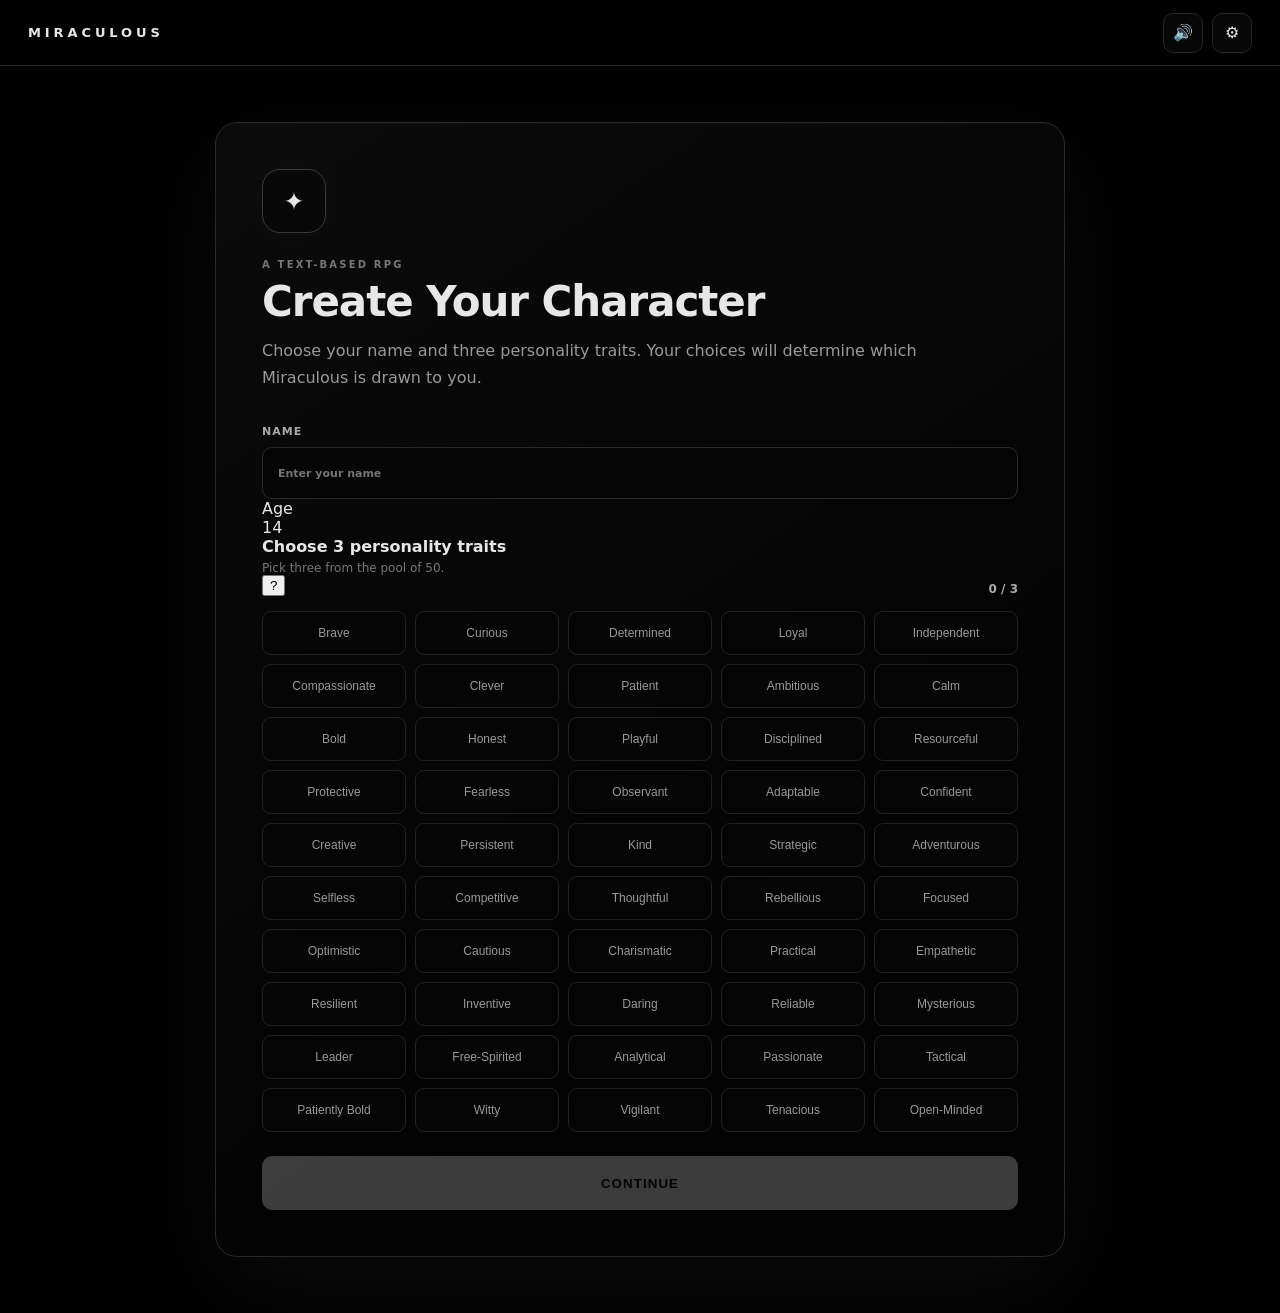
<file: index.html>
<!doctype html><html lang="en"><head><meta charset="UTF-8"><meta name="viewport" content="width=device-width,initial-scale=1.0"><meta name="theme-color" content="#000"><title>Miraculous — Character Creation</title><link rel="stylesheet" href="styles.css"></head><body><main id="app" class="app-shell"><header class="topbar"><div class="brand">MIRACULOUS</div><div class="top-controls"><button id="sound-toggle" class="icon-button" type="button" aria-pressed="true">🔊</button><button id="settings-toggle" class="icon-button" type="button">⚙</button></div></header><section class="screen creation-screen"><div class="creation-card"><div class="crest">✦</div><p class="eyebrow">A TEXT-BASED RPG</p><h1>Create Your Character</h1><p class="intro">Choose your name and three personality traits. Your choices will determine which Miraculous is drawn to you.</p><form id="character-form"><label class="field"><span>Name</span><input id="player-name" maxlength="24" autocomplete="off" placeholder="Enter your name" required></label><div class="fixed-field"><span>Age</span><div class="fixed-value">14</div></div><div class="trait-section"><div class="section-heading"><div class="section-title-with-help"><div><h2>Choose 3 personality traits</h2><p>Pick three from the pool of 50.</p></div><button id="trait-help" class="help-button" type="button" aria-expanded="false" aria-controls="trait-help-panel">?</button></div><strong id="trait-count">0 / 3</strong></div><div id="trait-help-panel" class="help-panel" hidden><strong>How does this work?</strong><p>Your three traits work together. The system compares your combination against the personality profiles of the Miraculouses.</p><a href="trait-calculator.html" target="_blank" rel="noopener">Open the Trait → Miraculous Calculator ↗</a></div><div id="trait-pool" class="trait-pool" role="group" aria-label="Personality traits"></div></div><p id="creation-error" class="error" role="alert" hidden></p><button id="start-button" class="primary-button" type="submit" disabled>Continue</button></form></div></section><dialog id="settings-dialog" class="settings-dialog"><div class="dialog-header"><h2>Settings</h2><button id="close-settings" class="mini-button" type="button">×</button></div><label class="color-control"><span>Text color</span><input id="text-color" type="color" value="#e7e7e7"></label></dialog></main><script src="app.js"></script></body></html>
</file>
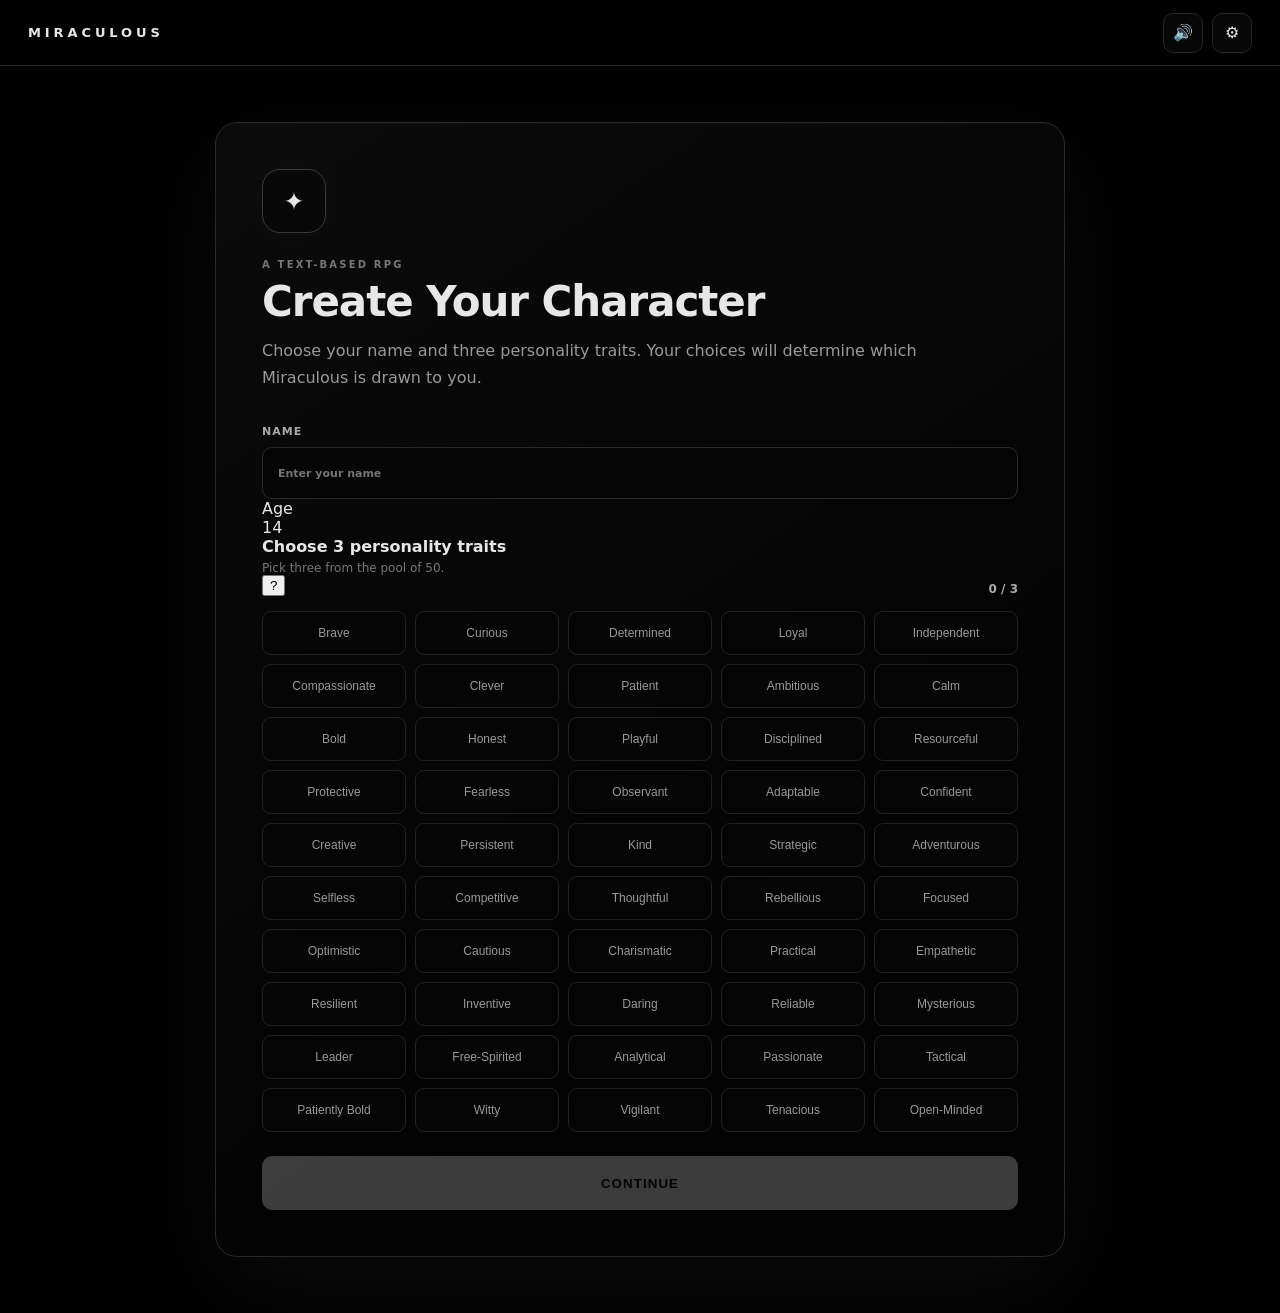
<file: chapter1.html>
<!doctype html><html lang="en"><head><meta charset="UTF-8"><meta name="viewport" content="width=device-width,initial-scale=1.0"><meta name="theme-color" content="#000"><title>Miraculous — Chapter 1</title><link rel="stylesheet" href="styles.css"></head><body><main class="app-shell game-app"><header class="topbar"><div class="brand">MIRACULOUS</div><div class="top-controls"><button id="sound-toggle" class="icon-button" type="button">🔊</button><button id="settings-toggle" class="icon-button" type="button">⚙</button></div></header><section class="game-layout"><aside id="stats-panel" class="stats-panel"><div class="stats-header"><h2>STATUS</h2><button id="close-stats" class="mini-button">×</button></div><div class="player-summary"><span class="avatar-dot"></span><div><strong id="stats-name">Player</strong><span>Level 1</span></div></div><div class="stat-list"><div><span>XP</span><strong>0 / 100</strong></div><div><span>Coins</span><strong>0</strong></div><div><span>Energy</span><strong>100 / 100</strong></div><div><span>Miraculous</span><strong>Undiscovered</strong></div></div><nav class="side-menu"><button data-panel="kwami-book">Kwami Book</button><button data-panel="skill-tree">Skill Tree</button><button data-panel="quest-book">Quest Book</button></nav><div id="kwami-meter" class="kwami-meter" hidden><span>Kwami Meter</span><div><i></i></div></div></aside><button id="open-stats" class="stats-tab" type="button">STATS</button><div class="story-area"><div class="story-meta"><span>CHAPTER 1</span><span>PARIS</span></div><div id="story-log" class="story-log"></div><div id="choices" class="choices"></div></div></section><button id="phone-button" class="phone-button" type="button">📱 <span>Your Phone</span></button><dialog id="phone-dialog" class="phone-dialog"><div class="dialog-header"><h2>Your Phone</h2><button id="close-phone" class="mini-button">×</button></div><div class="phone-tabs"><button data-phone="texts">Text App</button><button data-phone="photos">Pictures</button><button data-phone="notes">Notes</button><button data-phone="music">Music</button></div><div id="phone-content" class="phone-content"></div></dialog><dialog id="side-dialog" class="side-dialog"><div class="dialog-header"><h2 id="side-title">Book</h2><button id="close-side" class="mini-button">×</button></div><div id="side-content" class="side-content"></div></dialog><dialog id="settings-dialog" class="settings-dialog"><div class="dialog-header"><h2>Settings</h2><button id="close-settings" class="mini-button">×</button></div><label class="color-control"><span>Text color</span><input id="text-color" type="color" value="#e7e7e7"></label></dialog></main><script src="chapter1.js"></script></body></html>
</file>
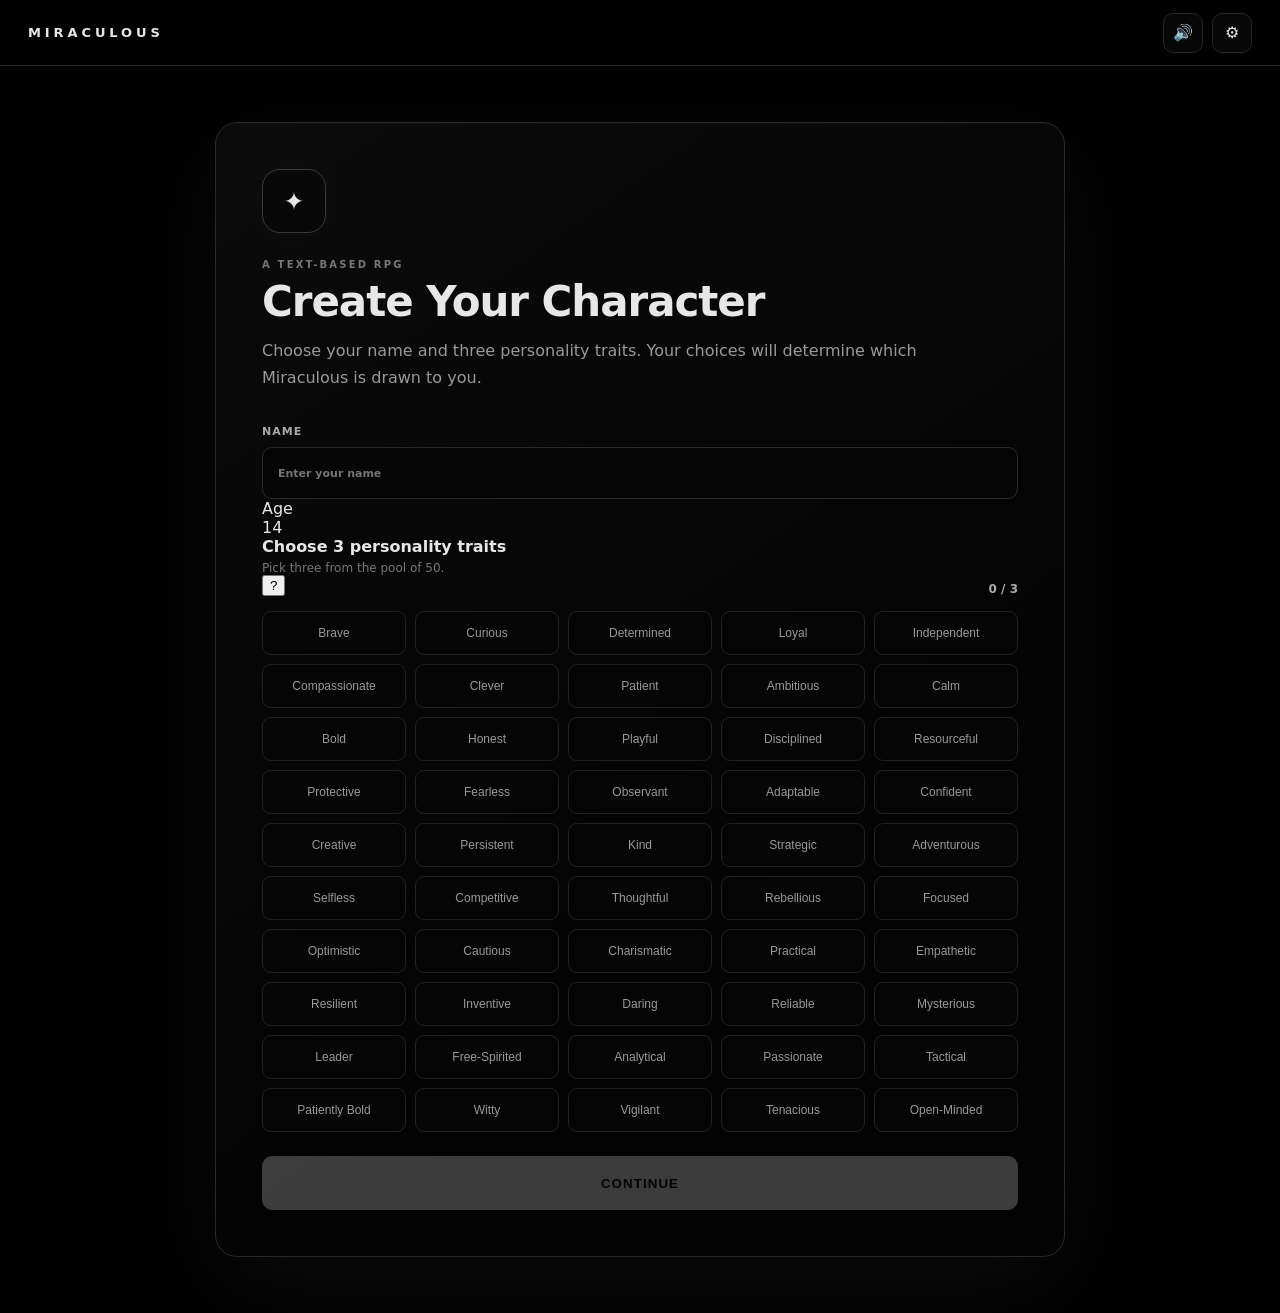
<file: game.html>
<!doctype html><html lang="en"><head><meta charset="UTF-8"><meta name="viewport" content="width=device-width,initial-scale=1.0"><meta name="theme-color" content="#000"><title>Miraculous — Chapter 1</title><link rel="stylesheet" href="styles.css"></head><body><main class="app-shell"><header class="topbar"><div class="brand">MIRACULOUS</div><div class="top-controls"><button id="sound-toggle" class="icon-button" type="button">🔊</button><button id="settings-toggle" class="icon-button" type="button">⚙</button></div></header><section class="screen game-screen"><aside id="stats-panel" class="stats-panel"><div class="stats-header"><h2>STATUS</h2><button id="close-stats" class="mini-button">×</button></div><div class="player-summary"><span class="avatar-dot"></span><div><strong id="stats-name">Player</strong><span>Level 1</span></div></div><div class="stat-list"><div><span>XP</span><strong>0 / 100</strong></div><div><span>Coins</span><strong>0</strong></div><div><span>Energy</span><strong>100 / 100</strong></div><div><span>Miraculous</span><strong>Undiscovered</strong></div></div></aside><button id="open-stats" class="stats-tab">STATS</button><div class="story-area"><div class="story-meta"><span>CHAPTER 1</span><span>PARIS</span></div><div class="story-log"><p class="story-entry system" id="welcome"></p><p class="story-entry">Your story begins here.</p></div><div class="choices"><button class="choice" type="button">Continue</button></div></div></section></main><script>const data=JSON.parse(sessionStorage.getItem('miraculousCharacter')||'null');if(!data)location.replace('index.html');else document.getElementById('welcome').textContent=`Welcome, ${data.name}.`;document.getElementById('close-stats').onclick=()=>document.getElementById('stats-panel').classList.add('closed');document.getElementById('open-stats').onclick=()=>document.getElementById('stats-panel').classList.remove('closed');document.getElementById('sound-toggle').onclick=e=>e.currentTarget.textContent=e.currentTarget.textContent==='🔊'?'🔇':'🔊';</script></body></html>
</file>
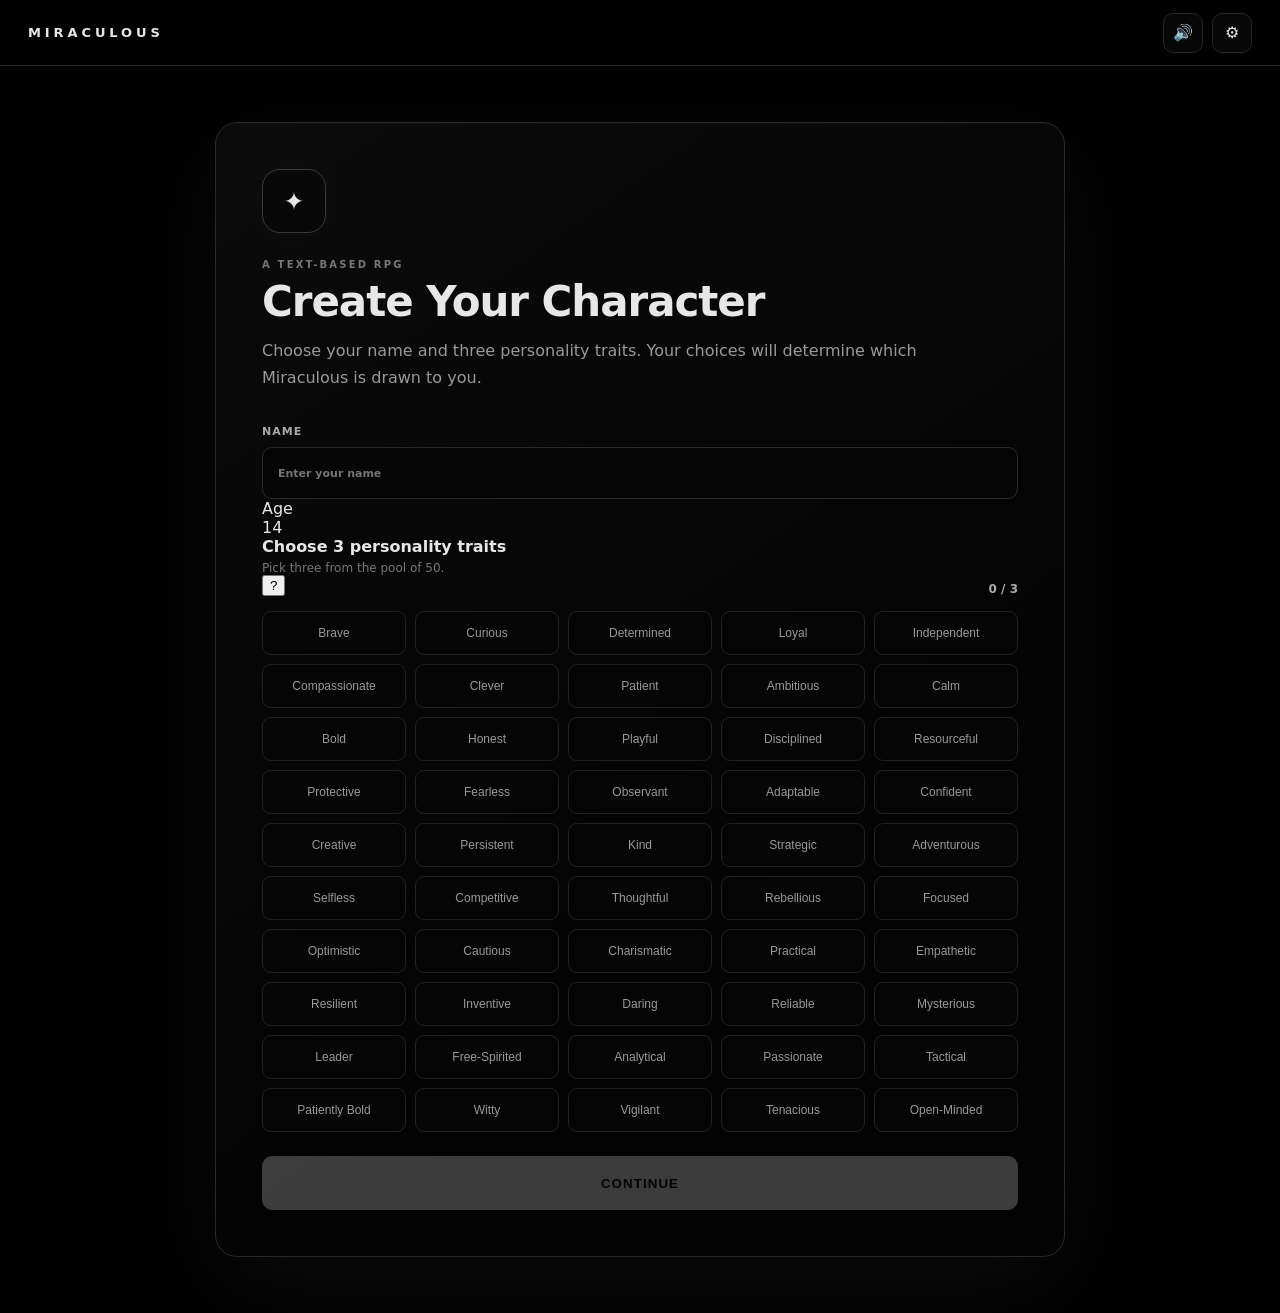
<file: review.html>
<!doctype html><html lang="en"><head><meta charset="UTF-8"><meta name="viewport" content="width=device-width,initial-scale=1.0"><meta name="theme-color" content="#000"><title>Miraculous — Character Review</title><link rel="stylesheet" href="styles.css"></head><body><main class="app-shell"><header class="topbar"><div class="brand">MIRACULOUS</div><div class="top-controls"><button id="sound-toggle" class="icon-button" type="button">🔊</button><button id="settings-toggle" class="icon-button" type="button">⚙</button></div></header><section class="screen review-screen"><div class="review-card"><div class="review-header"><div><p class="eyebrow">CHARACTER SETUP</p><h1>Review Your Character</h1></div><div class="review-mark">✓</div></div><p class="intro">Check your character before the story begins. You can edit your personality choices here, but once you begin the story, character creation is closed.</p><div class="review-grid"><div class="review-item"><span>Name</span><strong id="review-name">—</strong></div><div class="review-item"><span>Age</span><strong>14</strong></div></div><div class="review-traits"><div class="section-heading"><div><h2>Your personality</h2><p>These three traits will be used to determine your first Miraculous.</p></div></div><div id="review-trait-list" class="review-trait-list"></div></div><div class="review-actions"><button id="back-to-creation" class="secondary-button" type="button">Back &amp; Edit</button><button id="confirm-character" class="primary-button" type="button">Begin Story</button></div></div></section><dialog id="settings-dialog" class="settings-dialog"><div class="dialog-header"><h2>Settings</h2><button id="close-settings" class="mini-button" type="button">×</button></div><label class="color-control"><span>Text color</span><input id="text-color" type="color" value="#e7e7e7"></label></dialog></main><script>const data=JSON.parse(sessionStorage.getItem('miraculousCharacter')||'null');if(!data||!data.name||!Array.isArray(data.traits)||data.traits.length!==3){location.replace('index.html')}else{$('review-name').textContent=data.name;const list=document.getElementById('review-trait-list');data.traits.forEach((t,i)=>{const el=document.createElement('div');el.className='review-trait';el.innerHTML=`<span>${String(i+1).padStart(2,'0')}</span><strong>${t}</strong>`;list.appendChild(el)})}function $(id){return document.getElementById(id)}const d=$('settings-dialog');$('settings-toggle').onclick=()=>d.showModal();$('close-settings').onclick=()=>d.close();$('sound-toggle').onclick=e=>e.currentTarget.textContent=e.currentTarget.textContent==='🔊'?'🔇':'🔊';$('text-color').oninput=e=>document.documentElement.style.setProperty('--text',e.target.value);$('back-to-creation').onclick=()=>location.href='index.html';$('confirm-character').onclick=()=>location.href='chapter1.html';</script></body></html>
</file>
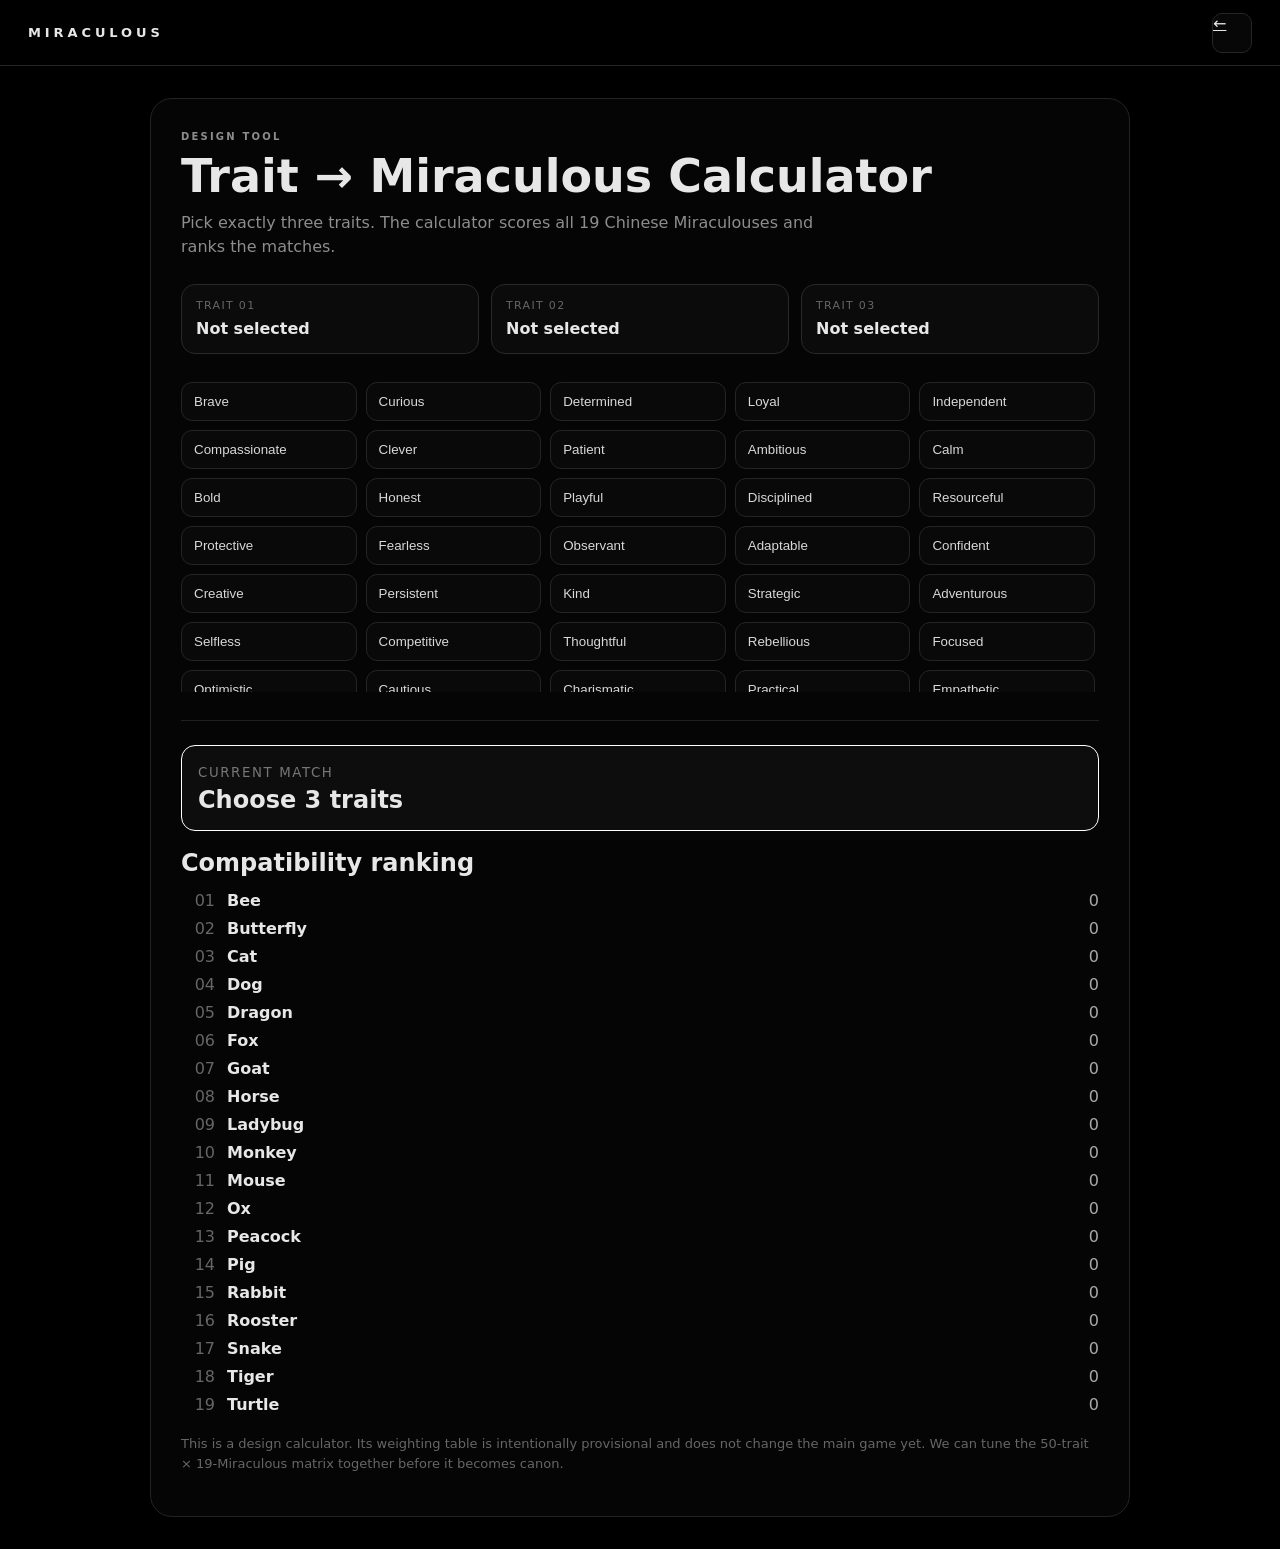
<file: trait-calculator.html>
<!doctype html>
<html lang="en">
<head>
  <meta charset="UTF-8" />
  <meta name="viewport" content="width=device-width, initial-scale=1.0" />
  <meta name="theme-color" content="#000000" />
  <title>Miraculous Trait Calculator</title>
  <link rel="stylesheet" href="styles.css" />
  <style>
    .calculator-screen{min-height:calc(100vh - 70px);display:grid;place-items:center;padding:32px 20px}
    .calculator-card{width:min(980px,100%);background:#050505;border:1px solid #242424;border-radius:22px;padding:30px;box-shadow:0 24px 80px rgba(0,0,0,.65)}
    .calculator-head{display:flex;justify-content:space-between;gap:20px;align-items:flex-end;margin-bottom:24px}
    .calculator-head h1{margin:4px 0 8px;font-size:clamp(28px,5vw,46px)}
    .calculator-head p{margin:0;color:#8d8d8d;max-width:680px;line-height:1.55}
    .selection-grid{display:grid;grid-template-columns:repeat(3,1fr);gap:12px;margin:20px 0 28px}
    .selection{border:1px solid #292929;background:#0b0b0b;border-radius:14px;padding:14px;min-height:70px}
    .selection span{display:block;color:#666;font-size:11px;letter-spacing:.12em;text-transform:uppercase;margin-bottom:7px}
    .selection strong{font-size:16px}
    .trait-calculator-grid{display:grid;grid-template-columns:repeat(auto-fit,minmax(160px,1fr));gap:9px;max-height:310px;overflow:auto;padding-right:4px}
    .calc-trait{background:#090909;color:#d8d8d8;border:1px solid #242424;border-radius:11px;padding:11px 12px;text-align:left;cursor:pointer;transition:.16s ease}
    .calc-trait:hover{border-color:#555;transform:translateY(-1px)}
    .calc-trait.selected{border-color:#fff;background:#171717;color:#fff;box-shadow:0 0 0 1px #fff inset}
    .results{margin-top:28px;border-top:1px solid #202020;padding-top:24px}
    .results h2{margin:0 0 14px}
    .result-row{display:grid;grid-template-columns:34px 1fr 70px;gap:12px;align-items:center;margin:9px 0}
    .rank{color:#666;text-align:right;font-variant-numeric:tabular-nums}.result-name{font-weight:650}.bar{height:9px;background:#171717;border-radius:99px;overflow:hidden}.bar i{display:block;height:100%;background:#e8e8e8;border-radius:99px}.score{font-variant-numeric:tabular-nums;text-align:right;color:#aaa}
    .winner{border:1px solid #fff;border-radius:14px;padding:16px;margin-bottom:18px;background:#0d0d0d}.winner small{color:#777;text-transform:uppercase;letter-spacing:.12em}.winner strong{display:block;font-size:24px;margin-top:5px}
    .note{color:#666;font-size:13px;line-height:1.5;margin-top:20px}
    @media(max-width:650px){.calculator-head{display:block}.selection-grid{grid-template-columns:1fr}.calculator-card{padding:20px}}
  </style>
</head>
<body>
  <main id="app" class="app-shell">
    <header class="topbar"><div class="brand">MIRACULOUS</div><a class="icon-button" href="index.html" aria-label="Back to game">←</a></header>
    <section class="calculator-screen">
      <div class="calculator-card">
        <div class="calculator-head">
          <div><p class="eyebrow">DESIGN TOOL</p><h1>Trait → Miraculous Calculator</h1><p>Pick exactly three traits. The calculator scores all 19 Chinese Miraculouses and ranks the matches.</p></div>
        </div>
        <div class="selection-grid"><div class="selection"><span>Trait 01</span><strong id="pick-1">Not selected</strong></div><div class="selection"><span>Trait 02</span><strong id="pick-2">Not selected</strong></div><div class="selection"><span>Trait 03</span><strong id="pick-3">Not selected</strong></div></div>
        <div id="trait-calculator-grid" class="trait-calculator-grid"></div>
        <div class="results"><div id="winner" class="winner"><small>Current match</small><strong>Choose 3 traits</strong></div><h2>Compatibility ranking</h2><div id="results-list"></div></div>
        <p class="note">This is a design calculator. Its weighting table is intentionally provisional and does not change the main game yet. We can tune the 50-trait × 19-Miraculous matrix together before it becomes canon.</p>
      </div>
    </section>
  </main>
  <script>
    const traits=['Brave','Curious','Determined','Loyal','Independent','Compassionate','Clever','Patient','Ambitious','Calm','Bold','Honest','Playful','Disciplined','Resourceful','Protective','Fearless','Observant','Adaptable','Confident','Creative','Persistent','Kind','Strategic','Adventurous','Selfless','Competitive','Thoughtful','Rebellious','Focused','Optimistic','Cautious','Charismatic','Practical','Empathetic','Resilient','Inventive','Daring','Reliable','Mysterious','Leader','Free-Spirited','Analytical','Passionate','Tactical','Patiently Bold','Witty','Vigilant','Tenacious','Open-Minded'];
    const miraculous=['Ladybug','Cat','Butterfly','Peacock','Fox','Turtle','Bee','Mouse','Ox','Tiger','Rabbit','Dragon','Snake','Horse','Goat','Monkey','Rooster','Dog','Pig'];
    const profiles={
      Ladybug:['Creative','Resourceful','Optimistic','Clever','Adaptable','Compassionate','Strategic'], Cat:['Independent','Bold','Playful','Rebellious','Confident','Adventurous','Daring'], Butterfly:['Compassionate','Charismatic','Ambitious','Passionate','Mysterious','Strategic','Empathetic'], Peacock:['Creative','Observant','Passionate','Mysterious','Thoughtful','Confident','Charismatic'], Fox:['Clever','Witty','Adaptable','Mysterious','Playful','Observant','Strategic'], Turtle:['Patient','Calm','Protective','Loyal','Reliable','Disciplined','Selfless'], Bee:['Confident','Bold','Disciplined','Competitive','Leader','Determined','Focused'], Mouse:['Curious','Resourceful','Adaptable','Clever','Playful','Persistent','Open-Minded'], Ox:['Strong','Determined','Reliable','Protective','Disciplined','Tenacious','Patient'], Tiger:['Brave','Fearless','Bold','Passionate','Competitive','Daring','Resilient'], Rabbit:['Curious','Adventurous','Clever','Open-Minded','Free-Spirited','Observant','Creative'], Dragon:['Brave','Disciplined','Adaptable','Fearless','Strategic','Determined','Resilient'], Snake:['Patient','Observant','Strategic','Calm','Tactical','Mysterious','Focused'], Horse:['Independent','Adventurous','Free-Spirited','Adaptable','Confident','Practical','Daring'], Goat:['Creative','Inventive','Thoughtful','Passionate','Independent','Open-Minded','Persistent'], Monkey:['Playful','Clever','Witty','Curious','Rebellious','Creative','Adaptable'], Rooster:['Confident','Observant','Bold','Honest','Focused','Leader','Charismatic'], Dog:['Loyal','Protective','Reliable','Compassionate','Honest','Selfless','Persistent'], Pig:['Kind','Compassionate','Optimistic','Playful','Empathetic','Selfless','Honest']};
    // Correct the one illustrative trait that is not in the 50-trait pool.
    profiles.Ox=profiles.Ox.map(t=>t==='Strong'?'Resilient':t);
    const state=[]; const grid=document.getElementById('trait-calculator-grid');
    traits.forEach(trait=>{const b=document.createElement('button');b.className='calc-trait';b.type='button';b.textContent=trait;b.onclick=()=>toggle(trait,b);grid.appendChild(b)});
    function toggle(trait,b){if(state.includes(trait)){state.splice(state.indexOf(trait),1);b.classList.remove('selected')}else{if(state.length>=3)return;state.push(trait);b.classList.add('selected')}render()}
    function score(name){const strong=profiles[name]||[];return state.reduce((sum,t)=>sum+(strong.includes(t)?3:0),0)}
    function render(){for(let i=1;i<=3;i++)document.getElementById('pick-'+i).textContent=state[i-1]||'Not selected';const ranked=miraculous.map(name=>({name,score:score(name)})).sort((a,b)=>b.score-a.score||a.name.localeCompare(b.name));const max=Math.max(1,ranked[0].score);document.getElementById('winner').innerHTML=state.length===3?`<small>Current match</small><strong>${ranked[0].name}</strong>`:'<small>Current match</small><strong>Choose 3 traits</strong>';document.getElementById('results-list').innerHTML=ranked.map((r,i)=>`<div class="result-row"><span class="rank">${String(i+1).padStart(2,'0')}</span><span><span class="result-name">${r.name}</span><span class="bar"><i style="width:${(r.score/max)*100}%"></i></span></span><span class="score">${r.score}</span></div>`).join('')}
    render();
  </script>
</body>
</html>
</file>
<file: styles.css>
:root{--bg:#000;--panel:#090909;--panel-2:#111;--line:#262626;--text:#e7e7e7;--muted:#858585;--accent:#fff;--danger:#ff6262}*{box-sizing:border-box}html,body{margin:0;min-height:100%;background:#000;color:var(--text);font-family:Inter,ui-sans-serif,system-ui,-apple-system,BlinkMacSystemFont,"Segoe UI",sans-serif}body{min-height:100vh}.app-shell{min-height:100vh;background:#000}.topbar{height:66px;border-bottom:1px solid var(--line);display:flex;align-items:center;justify-content:space-between;padding:0 28px;background:rgba(0,0,0,.96);position:sticky;top:0;z-index:10}.brand{font-weight:850;letter-spacing:.3em;font-size:13px}.top-controls{display:flex;gap:9px}.icon-button,.mini-button,.secondary-button{border:1px solid var(--line);background:#070707;color:var(--text);cursor:pointer}.icon-button{width:40px;height:40px;border-radius:10px;font-size:16px}.icon-button:hover,.mini-button:hover,.secondary-button:hover{background:#151515;border-color:#555}.screen{min-height:calc(100vh - 66px)}.creation-screen,.review-screen{display:grid;place-items:center;padding:56px 22px}.creation-card,.review-card{width:min(850px,100%);border:1px solid #292929;background:linear-gradient(145deg,#0b0b0b,#030303 70%);padding:46px;border-radius:22px;box-shadow:0 28px 100px rgba(255,255,255,.045),inset 0 1px rgba(255,255,255,.035)}.crest{width:64px;height:64px;border:1px solid #3a3a3a;border-radius:18px;display:grid;place-items:center;margin-bottom:26px;font-size:25px;background:#080808;box-shadow:0 0 30px rgba(255,255,255,.035)}.eyebrow{color:#777;font-size:10px;font-weight:800;letter-spacing:.22em;margin:0 0 11px}.creation-card h1,.review-card h1{font-size:42px;line-height:1.02;margin:0 0 13px;letter-spacing:-.025em}.intro{color:#999;line-height:1.7;max-width:680px;margin:0 0 34px}.field-grid{display:grid;grid-template-columns:1fr 160px;gap:15px;margin-bottom:34px}.field{display:flex;flex-direction:column;gap:9px;color:#aaa;font-size:11px;font-weight:800;letter-spacing:.09em;text-transform:uppercase}.field input{height:52px;background:#050505;border:1px solid #2b2b2b;border-radius:10px;color:var(--text);padding:0 15px;font:inherit;text-transform:none;letter-spacing:0;outline:none;transition:.15s}.field input:focus{border-color:#777;box-shadow:0 0 0 3px rgba(255,255,255,.045)}.section-heading{display:flex;align-items:end;justify-content:space-between;margin-bottom:15px}.section-heading h2{font-size:16px;margin:0 0 5px}.section-heading p{font-size:12px;color:#777;margin:0}.section-heading strong{font-size:12px;color:#aaa;white-space:nowrap}.trait-pool{display:grid;grid-template-columns:repeat(5,1fr);gap:9px;margin-bottom:24px}.trait{min-height:44px;border:1px solid #222;border-radius:9px;background:#050505;color:#999;cursor:pointer;font-size:12px;padding:9px 6px;transition:.15s}.trait:hover{border-color:#555;color:#fff;transform:translateY(-1px)}.trait.selected{background:#191919;border-color:#ddd;color:#fff;box-shadow:inset 0 0 0 1px #fff,0 8px 25px rgba(255,255,255,.045)}.primary-button,.secondary-button{height:54px;border-radius:10px;font-weight:850;letter-spacing:.08em;text-transform:uppercase;cursor:pointer}.primary-button{width:100%;border:1px solid #eee;background:#eee;color:#000}.primary-button:hover:not(:disabled){background:#fff;transform:translateY(-1px)}.primary-button:disabled{opacity:.24;cursor:not-allowed}.secondary-button{padding:0 22px;background:#070707}.error{color:var(--danger);font-size:13px;margin:0 0 14px}.review-card{width:min(720px,100%)}.review-header{display:flex;align-items:flex-start;justify-content:space-between;gap:20px}.review-mark{width:42px;height:42px;border:1px solid #444;border-radius:50%;display:grid;place-items:center;color:#fff}.review-grid{display:grid;grid-template-columns:1fr 160px;gap:12px;margin:26px 0}.review-item{border:1px solid #222;background:#070707;border-radius:11px;padding:15px}.review-item span{display:block;color:#666;font-size:10px;text-transform:uppercase;letter-spacing:.14em;margin-bottom:7px}.review-item strong{font-size:15px}.review-traits{border-top:1px solid #202020;padding-top:24px}.review-trait-list{display:grid;gap:9px}.review-trait{display:flex;align-items:center;gap:14px;border:1px solid #222;background:#070707;border-radius:10px;padding:14px 16px}.review-trait span{font-size:10px;color:#555;letter-spacing:.12em}.review-trait strong{font-size:14px}.review-actions{display:grid;grid-template-columns:1fr 1fr;gap:12px;margin-top:28px}.game-screen{position:relative;display:flex}.stats-panel{width:290px;border-right:1px solid var(--line);background:#030303;padding:20px;transition:transform .2s ease}.stats-panel.closed{transform:translateX(-100%);position:absolute}.stats-header,.dialog-header{display:flex;align-items:center;justify-content:space-between}.stats-header h2,.dialog-header h2{font-size:12px;letter-spacing:.16em;margin:0;color:#999}.mini-button{width:30px;height:30px;border-radius:6px;font-size:18px}.player-summary{display:flex;gap:12px;align-items:center;padding:22px 0;border-bottom:1px solid var(--line)}.avatar-dot{width:40px;height:40px;border-radius:50%;border:1px solid #555;display:block}.player-summary div{display:flex;flex-direction:column;gap:3px}.player-summary strong{font-size:14px}.player-summary span{font-size:11px;color:#777}.stat-list{display:grid;gap:12px;padding-top:18px}.stat-list div{display:flex;justify-content:space-between;font-size:12px}.stat-list span{color:#666}.stat-list strong{font-weight:600}.stats-tab{position:absolute;left:10px;top:14px;border:1px solid #333;background:#050505;color:#aaa;padding:8px 10px;border-radius:6px;font-size:10px;letter-spacing:.12em;cursor:pointer;z-index:2}.story-area{flex:1;max-width:900px;margin:0 auto;width:100%;padding:46px 42px 80px}.story-meta{display:flex;justify-content:space-between;color:#555;font-size:10px;letter-spacing:.16em;margin-bottom:28px}.story-log{line-height:1.8;font-size:16px;min-height:280px}.story-entry{margin:0 0 18px}.story-entry.system{color:#777;font-size:12px;letter-spacing:.04em}.choices{display:grid;gap:8px;margin-top:24px}.choice{border:1px solid #242424;background:#050505;color:var(--text);text-align:left;border-radius:7px;padding:13px 15px;cursor:pointer;font-size:14px}.choice:hover{border-color:#777;background:#0d0d0d}.settings-dialog{width:min(380px,calc(100% - 30px));border:1px solid #333;background:#050505;color:var(--text);border-radius:12px;padding:22px}.settings-dialog::backdrop{background:rgba(0,0,0,.78)}.color-control{display:flex;align-items:center;justify-content:space-between;margin-top:24px;color:#aaa;font-size:13px}.color-control input{width:54px;height:34px;border:1px solid #333;background:#000;padding:2px}.settings-note{font-size:12px;color:#666;line-height:1.5}@media(max-width:700px){.creation-card,.review-card{padding:30px 20px}.creation-card h1,.review-card h1{font-size:31px}.field-grid,.review-grid,.review-actions{grid-template-columns:1fr}.trait-pool{grid-template-columns:repeat(2,1fr)}.stats-panel{position:absolute;height:100%;z-index:5}.story-area{padding:46px 20px 60px}}
</file>
